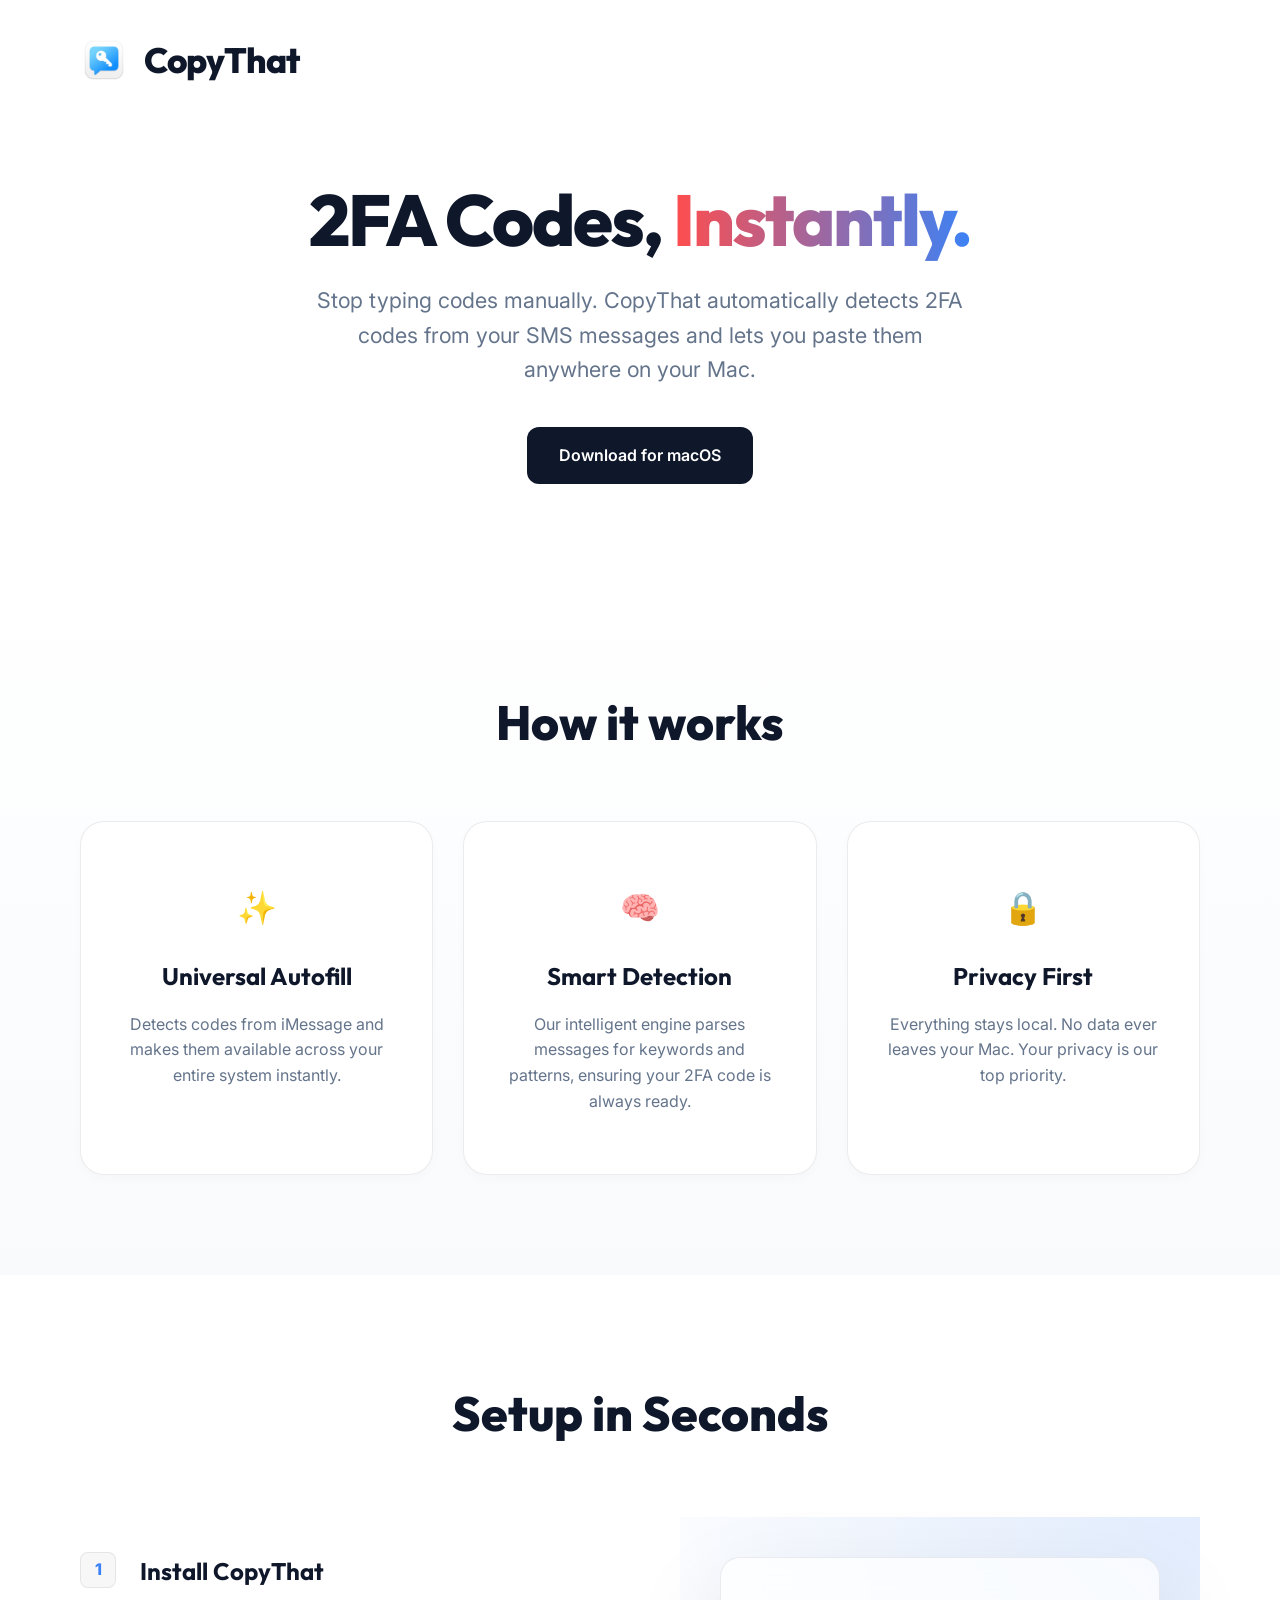
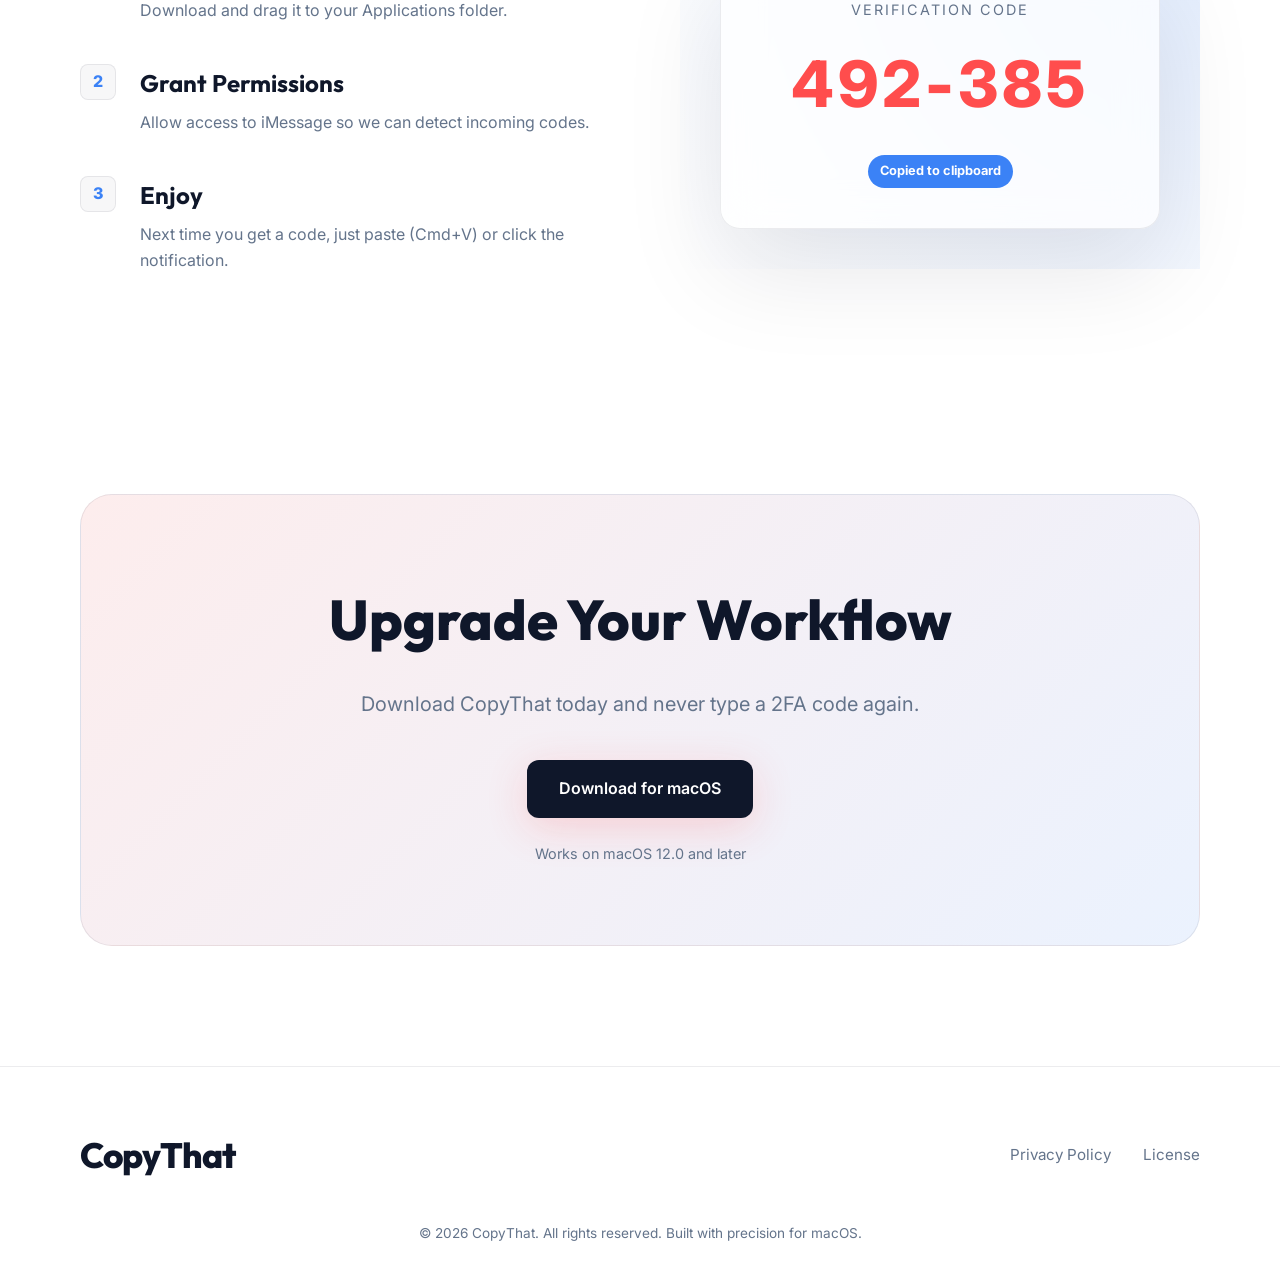
<file: index.html>
<!DOCTYPE html>
<html lang="en">
<head>
    <meta charset="UTF-8">
    <meta name="viewport" content="width=device-width, initial-scale=1.0">
    <title>CopyThat — 2FA Codes, Instantly.</title>
    <meta name="description" content="CopyThat is a premium macOS utility that automatically detects 2FA codes from your SMS messages and makes them available system-wide.">
    <meta name="robots" content="noindex, nofollow">
    
    <!-- Google Fonts -->
    <link rel="preconnect" href="https://fonts.googleapis.com">
    <link rel="preconnect" href="https://fonts.gstatic.com" crossorigin>
    <link href="https://fonts.googleapis.com/css2?family=Outfit:wght@300;400;600;800&family=Inter:wght@400;500;700&display=swap" rel="stylesheet">
    
    <link rel="icon" type="image/png" href="icon.png">
    <link rel="stylesheet" href="style.css">
</head>
<body>
    <header class="header">
        <nav class="nav">
            <div class="logo">
                <img src="icon.png" alt="CopyThat Icon" class="logo-icon-img">
                <span class="logo-text">CopyThat</span>
            </div>
        </nav>
    </header>

    <main>
        <section class="hero">
            <div class="container">
                <div class="hero-content">
                    <h1 class="hero-title">2FA Codes, <span class="gradient-text">Instantly.</span></h1>
                    <p class="hero-subtitle">Stop typing codes manually. CopyThat automatically detects 2FA codes from your SMS messages and lets you paste them anywhere on your Mac.</p>
                    <div class="hero-actions">
                        <a href="CopyThat.dmg" class="btn btn-primary large" download>Download for macOS</a>
                    </div>
                </div>
            </div>
        </section>

        <section id="how-it-works" class="features">
            <div class="container">
                <h2 class="section-title">How it works</h2>
                <div class="features-grid">
                    <div class="feature-card">
                        <div class="feature-icon">✨</div>
                        <h3 class="feature-title">Universal Autofill</h3>
                        <p>Detects codes from iMessage and makes them available across your entire system instantly.</p>
                    </div>
                    <div class="feature-card">
                        <div class="feature-icon">🧠</div>
                        <h3 class="feature-title">Smart Detection</h3>
                        <p>Our intelligent engine parses messages for keywords and patterns, ensuring your 2FA code is always ready.</p>
                    </div>
                    <div class="feature-card">
                        <div class="feature-icon">🔒</div>
                        <h3 class="feature-title">Privacy First</h3>
                        <p>Everything stays local. No data ever leaves your Mac. Your privacy is our top priority.</p>
                    </div>
                    </div>
                </div>
            </section>

        <section id="setup" class="how-it-works">
            <div class="container">
                <h2 class="section-title">Setup in Seconds</h2>
                <div class="grid-2">
                    <div class="content">
                    <ul class="steps-list">
                        <li class="step">
                            <span class="step-num">1</span>
                            <div class="step-content">
                                <h3>Install CopyThat</h3>
                                <p>Download and drag it to your Applications folder.</p>
                            </div>
                        </li>
                        <li class="step">
                            <span class="step-num">2</span>
                            <div class="step-content">
                                <h3>Grant Permissions</h3>
                                <p>Allow access to iMessage so we can detect incoming codes.</p>
                            </div>
                        </li>
                        <li class="step">
                            <span class="step-num">3</span>
                            <div class="step-content">
                                <h3>Enjoy</h3>
                                <p>Next time you get a code, just paste (Cmd+V) or click the notification.</p>
                            </div>
                        </li>
                    </ul>
                </div>
                <div class="visual">
                    <div class="code-popup-mockup">
                        <div class="code-title">Verification Code</div>
                        <div class="code-value">492-385</div>
                        <div class="code-label">Copied to clipboard</div>
                    </div>
                </div>
            </div>
        </section>

        <section id="download" class="cta">
            <div class="container">
                <div class="cta-box">
                    <h2 class="cta-title">Upgrade Your Workflow</h2>
                    <p class="cta-subtitle">Download CopyThat today and never type a 2FA code again.</p>
                    <a href="CopyThat.dmg" class="btn btn-primary large shadow-glow" download>Download for macOS</a>
                    <p class="cta-meta">Works on macOS 12.0 and later</p>
                </div>
            </div>
        </section>
    </main>

    <footer class="footer">
        <div class="container">
            <div class="footer-content">
                <div class="logo small">CopyThat</div>
                <ul class="footer-links">
                    <li><a href="privacy.html">Privacy Policy</a></li>
                    <li><a href="privacy.html#license">License</a></li>
                </ul>
            </div>
            <div class="footer-bottom">
                &copy; 2026 CopyThat. All rights reserved. Built with precision for macOS.
            </div>
        </div>
    </footer>

    <script src="script.js"></script>
</body>
</html>
</file>
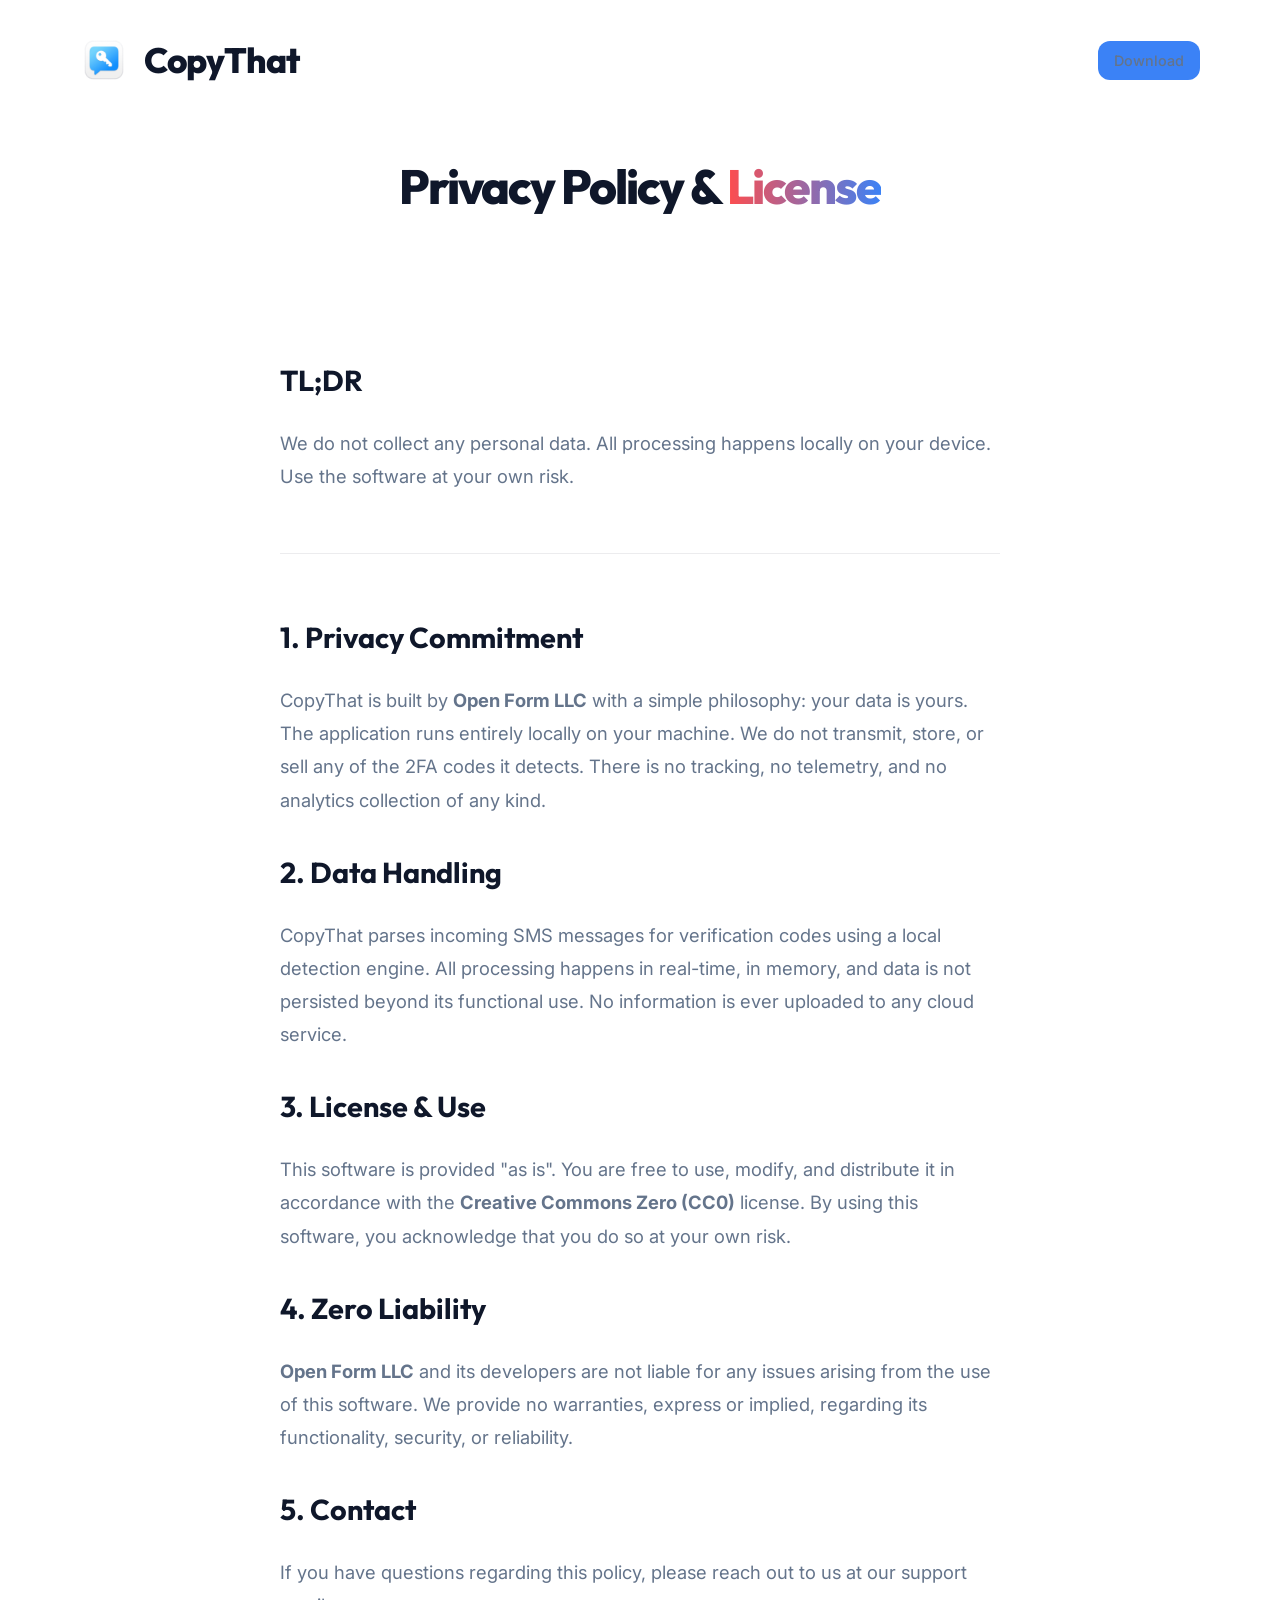
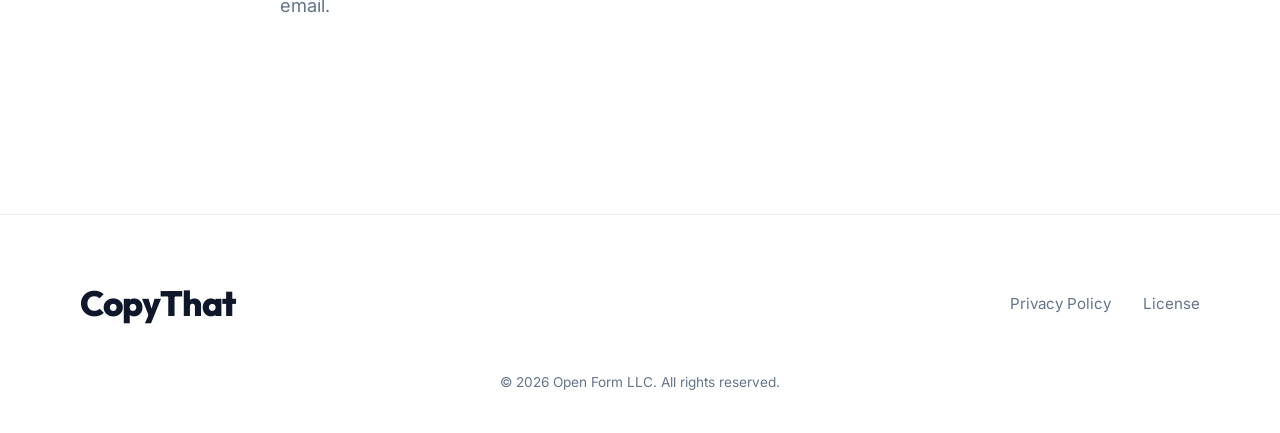
<file: privacy.html>
<!DOCTYPE html>
<html lang="en">
<head>
    <meta charset="UTF-8">
    <meta name="viewport" content="width=device-width, initial-scale=1.0">
    <title>Privacy Policy — CopyThat</title>
    <meta name="robots" content="noindex, nofollow">
    
    <!-- Google Fonts -->
    <link rel="preconnect" href="https://fonts.googleapis.com">
    <link rel="preconnect" href="https://fonts.gstatic.com" crossorigin>
    <link href="https://fonts.googleapis.com/css2?family=Outfit:wght@300;400;600;800&family=Inter:wght@400;500;700&display=swap" rel="stylesheet">
    
    <link rel="icon" type="image/png" href="icon.png">
    <link rel="stylesheet" href="style.css">
</head>
<body class="legal-page">
    <header class="header">
        <nav class="nav">
            <a href="index.html" class="logo">
                <img src="icon.png" alt="CopyThat Icon" class="logo-icon-img">
                <span class="logo-text">CopyThat</span>
            </a>
            <ul class="nav-links">
                <li><a href="index.html#download" class="btn btn-blue small">Download</a></li>
            </ul>
        </nav>
    </header>

    <main class="legal-content">
        <section class="hero-mini">
            <div class="container">
                <h1 class="hero-title small">Privacy Policy & <span class="gradient-text">License</span></h1>
            </div>
        </section>

        <section class="text-block">
            <div class="container narrow">
                <h2>TL;DR</h2>
                <p>We do not collect any personal data. All processing happens locally on your device. Use the software at your own risk.</p>

                <hr class="legal-separator">

                <h2>1. Privacy Commitment</h2>
                <p>CopyThat is built by <strong>Open Form LLC</strong> with a simple philosophy: your data is yours. The application runs entirely locally on your machine. We do not transmit, store, or sell any of the 2FA codes it detects. There is no tracking, no telemetry, and no analytics collection of any kind.</p>

                <h2>2. Data Handling</h2>
                <p>CopyThat parses incoming SMS messages for verification codes using a local detection engine. All processing happens in real-time, in memory, and data is not persisted beyond its functional use. No information is ever uploaded to any cloud service.</p>

                <h2 id="license">3. License & Use</h2>
                <p>This software is provided "as is". You are free to use, modify, and distribute it in accordance with the <strong>Creative Commons Zero (CC0)</strong> license. By using this software, you acknowledge that you do so at your own risk.</p>

                <h2>4. Zero Liability</h2>
                <p><strong>Open Form LLC</strong> and its developers are not liable for any issues arising from the use of this software. We provide no warranties, express or implied, regarding its functionality, security, or reliability.</p>

                <h2>5. Contact</h2>
                <p>If you have questions regarding this policy, please reach out to us at our support email.</p>
            </div>
        </section>
    </main>

    <footer class="footer">
        <div class="container">
            <div class="footer-content">
                <div class="logo small">CopyThat</div>
                <ul class="footer-links">
                    <li><a href="privacy.html">Privacy Policy</a></li>
                    <li><a href="privacy.html#license">License</a></li>
                </ul>
            </div>
            <div class="footer-bottom">
                &copy; 2026 Open Form LLC. All rights reserved.
            </div>
        </div>
    </footer>
</body>
</html>
</file>
<file: style.css>
:root {
    --bg: #ffffff;
    --bg-alt: #f8fafc;
    --text: #0f172a;
    --text-muted: #64748b;
    --accent: #ff4d4d;
    --accent-glow: rgba(255, 77, 77, 0.15);
    --secondary: #3b82f6;
    --secondary-glow: rgba(59, 130, 246, 0.15);
    --glass: rgba(15, 23, 42, 0.03);
    --glass-border: rgba(15, 23, 42, 0.08);
    --shadow: 0 10px 30px rgba(15, 23, 42, 0.06);
    --radius: 12px;
}

* {
    margin: 0;
    padding: 0;
    box-sizing: border-box;
    scroll-behavior: smooth;
}

body {
    font-family: 'Inter', sans-serif;
    background-color: var(--bg);
    color: var(--text);
    line-height: 1.6;
    overflow-x: hidden;
}

h1, h2, h3, .logo {
    font-family: 'Outfit', sans-serif;
}

.container {
    max-width: 1200px;
    margin: 0 auto;
    padding: 0 40px;
}

.container.narrow {
    max-width: 800px;
}

img {
    max-width: 100%;
}

a {
    text-decoration: none;
    color: inherit;
    transition: 0.3s ease-in-out;
}

/* Header */
.header {
    padding: 32px 0;
    position: fixed;
    top: 0;
    left: 0;
    width: 100%;
    z-index: 1000;
    background: rgba(255, 255, 255, 0.8);
    backdrop-filter: blur(10px);
}

.nav {
    display: flex;
    justify-content: space-between;
    align-items: center;
    max-width: 1200px;
    margin: 0 auto;
    padding: 0 40px;
}

.logo {
    display: flex;
    align-items: center;
    gap: 16px;
    font-weight: 800;
    font-size: 2.2rem;
    letter-spacing: -1px;
}

.logo-icon-img {
    width: 48px;
    height: 48px;
    border-radius: 12px;
    object-fit: cover;
}

.logo-text {
    font-weight: 800;
}

.nav-links {
    list-style: none;
    display: flex;
    align-items: center;
    gap: 32px;
}

.nav-links a {
    color: var(--text-muted);
    font-weight: 500;
}

.nav-links a:hover {
    color: var(--text);
}

/* Hero */
.hero {
    padding: 180px 0 100px;
    position: relative;
    text-align: center;
}

.hero-content {
    max-width: 800px;
    margin: 0 auto;
}

.hero-title {
    font-size: 4.5rem;
    font-weight: 800;
    line-height: 1.1;
    margin-bottom: 24px;
    letter-spacing: -2px;
}

.gradient-text {
    background: linear-gradient(90deg, var(--accent), var(--secondary));
    -webkit-background-clip: text;
    background-clip: text;
    -webkit-text-fill-color: transparent;
}

.hero-subtitle {
    font-size: 1.35rem;
    color: var(--text-muted);
    margin-bottom: 40px;
    max-width: 650px;
    margin-left: auto;
    margin-right: auto;
}

.hero-actions {
    display: flex;
    justify-content: center;
    gap: 20px;
}

.hero-image-wrapper {
    position: relative;
    max-width: 900px;
    margin: 0 auto;
}

.hero-image {
    border-radius: 20px;
    box-shadow: 0 40px 100px rgba(15, 23, 42, 0.15);
    border: 1px solid var(--glass-border);
    position: relative;
    z-index: 2;
}

.glow {
    position: absolute;
    top: 50%;
    left: 50%;
    transform: translate(-50%, -50%);
    width: 80%;
    height: 80%;
    background: radial-gradient(circle, var(--accent-glow) 0%, transparent 70%);
    filter: blur(80px);
    z-index: 1;
    opacity: 0.4;
}

/* Buttons */
.btn {
    display: inline-block;
    padding: 16px 32px;
    border-radius: var(--radius);
    font-weight: 600;
    transition: 0.3s cubic-bezier(0.175, 0.885, 0.32, 1.275);
    cursor: pointer;
}

.btn-primary {
    background-color: var(--text);
    color: var(--bg);
}

.btn-primary:hover {
    transform: translateY(-5px);
    box-shadow: 0 20px 40px rgba(15, 23, 42, 0.1);
}

.btn-blue {
    background-color: var(--secondary);
    color: #fff;
}

.btn-blue:hover {
    transform: translateY(-5px);
    box-shadow: 0 20px 40px var(--secondary-glow);
}

.btn-secondary {
    background: var(--glass);
    border: 1px solid var(--glass-border);
    color: var(--text);
    backdrop-filter: blur(10px);
}

.btn-secondary:hover {
    background: rgba(15, 23, 42, 0.05);
    transform: translateY(-5px);
}

.btn.small {
    padding: 8px 16px;
    font-size: 0.9rem;
}

/* Features */
.features {
    padding: 100px 0;
    background: linear-gradient(to bottom, var(--bg), var(--bg-alt));
}

.section-title {
    text-align: center;
    font-size: 3rem;
    margin-bottom: 60px;
    font-weight: 800;
}

.features-grid {
    display: grid;
    grid-template-columns: repeat(3, 1fr);
    gap: 30px;
}

.feature-card {
    background: var(--bg);
    border: 1px solid var(--glass-border);
    padding: 60px 40px;
    border-radius: 24px;
    transition: 0.3s ease;
    display: flex;
    flex-direction: column;
    align-items: center;
    text-align: center;
    box-shadow: 0 4px 12px rgba(15, 23, 42, 0.02);
}

.feature-card:hover {
    background: #fff;
    transform: translateY(-10px);
    border-color: var(--secondary);
    box-shadow: 0 20px 40px rgba(15, 23, 42, 0.05);
}

.feature-icon {
    font-size: 2rem;
    margin-bottom: 24px;
}

.feature-title {
    font-size: 1.5rem;
    margin-bottom: 16px;
    color: var(--text);
}

.feature-card p {
    color: var(--text-muted);
}

/* Grid Layout */
.grid-2 {
    display: grid;
    grid-template-columns: repeat(2, 1fr);
    gap: 80px;
    align-items: center;
}

.how-it-works {
    padding: 100px 0;
}

.steps-list {
    list-style: none;
    display: flex;
    flex-direction: column;
    gap: 40px;
    margin-top: 40px;
}

.step {
    display: flex;
    gap: 24px;
    align-items: flex-start;
}

.step-num {
    width: 36px;
    height: 36px;
    display: flex;
    align-items: center;
    justify-content: center;
    flex-shrink: 0;
    font-size: 1rem;
    font-weight: 800;
    background: var(--glass);
    border-radius: 8px;
    color: var(--secondary);
    border: 1px solid var(--glass-border);
}

.step-content h3 {
    font-size: 1.5rem;
    margin-bottom: 8px;
}

.step-content p {
    color: var(--text-muted);
}

/* Visual Mockup */
.visual {
    position: relative;
    padding: 40px;
    background: radial-gradient(circle at top right, var(--secondary-glow), transparent);
}

.code-popup-mockup {
    background: rgba(255, 255, 255, 0.7);
    backdrop-filter: blur(20px);
    border: 1px solid var(--glass-border);
    border-radius: 20px;
    padding: 40px;
    text-align: center;
    box-shadow: 0 40px 100px rgba(15, 23, 42, 0.1);
    animation: float 6s ease-in-out infinite;
}

.code-title {
    color: var(--text-muted);
    font-size: 0.9rem;
    margin-bottom: 12px;
    text-transform: uppercase;
    letter-spacing: 2px;
}

.code-value {
    font-size: 4rem;
    font-weight: 800;
    color: var(--accent);
    margin-bottom: 20px;
    letter-spacing: 4px;
}

.code-label {
    background: var(--secondary);
    padding: 6px 12px;
    border-radius: 100px;
    font-size: 0.8rem;
    font-weight: 700;
    color: #fff;
    display: inline-block;
}

@keyframes float {
    0% { transform: translateY(0px); }
    50% { transform: translateY(-30px); }
    100% { transform: translateY(0px); }
}

/* CTA */
.cta {
    padding: 120px 0;
}

.cta-box {
    background: linear-gradient(135deg, rgba(235, 77, 77, 0.1), rgba(59, 130, 246, 0.1));
    border: 1px solid var(--glass-border);
    padding: 80px 40px;
    border-radius: 32px;
    text-align: center;
    backdrop-filter: blur(20px);
}

.cta-title {
    font-size: 3.5rem;
    margin-bottom: 24px;
    font-weight: 800;
}

.cta-subtitle {
    font-size: 1.25rem;
    color: var(--text-muted);
    margin-bottom: 40px;
}

.shadow-glow {
    box-shadow: 0 10px 40px rgba(255, 77, 77, 0.2);
}

.cta-meta {
    margin-top: 24px;
    font-size: 0.9rem;
    color: var(--text-muted);
}

/* Footer */
.footer {
    padding: 60px 0 40px;
    border-top: 1px solid var(--glass-border);
}

.footer-content {
    display: flex;
    justify-content: space-between;
    align-items: center;
    margin-bottom: 40px;
}

.footer-links {
    list-style: none;
    display: flex;
    gap: 32px;
}

.footer-links a {
    color: var(--text-muted);
    font-size: 0.95rem;
}

.footer-links a:hover {
    color: var(--text);
}

.footer-bottom {
    text-align: center;
    color: var(--text-muted);
    font-size: 0.85rem;
}

/* Responsive */
@media (max-width: 968px) {
    .grid-2 {
        grid-template-columns: 1fr;
    }
    
    .hero-title {
        font-size: 3rem;
    }
    
    .features-grid {
        grid-template-columns: 1fr;
    }

    .nav-links {
        display: none;
    }
}

/* Legal Page Styles */
.hero-mini {
    padding: 160px 0 60px;
    text-align: center;
}

.hero-title.small {
    font-size: 3rem;
}

.text-block {
    padding: 60px 0;
}

.text-block h2 {
    font-size: 1.8rem;
    margin-bottom: 24px;
    color: var(--text);
}

.text-block p {
    font-size: 1.15rem;
    color: var(--text-muted);
    margin-bottom: 32px;
    line-height: 1.8;
}

.legal-separator {
    border: 0;
    height: 1px;
    background: var(--glass-border);
    margin: 60px 0;
}

.legal-page .footer {
    border-top: 1px solid var(--glass-border);
    margin-top: 100px;
}
</file>
